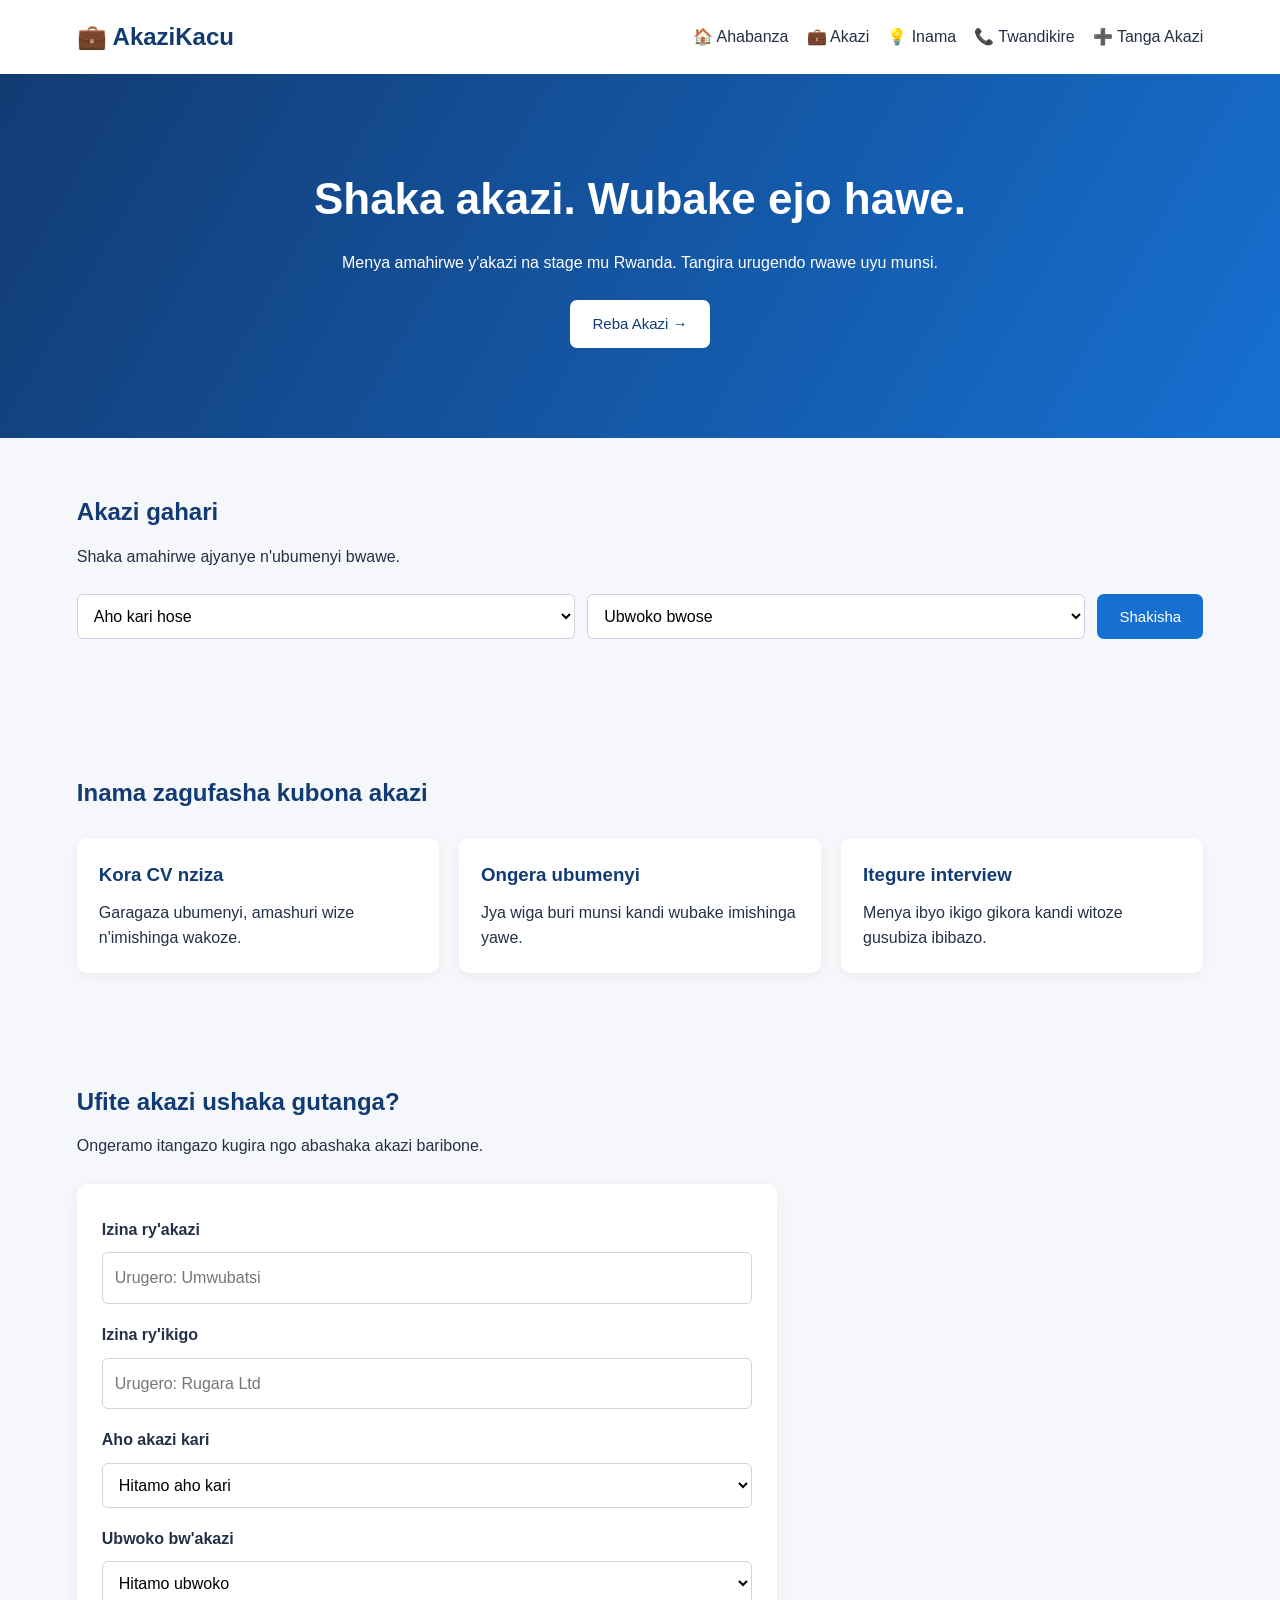
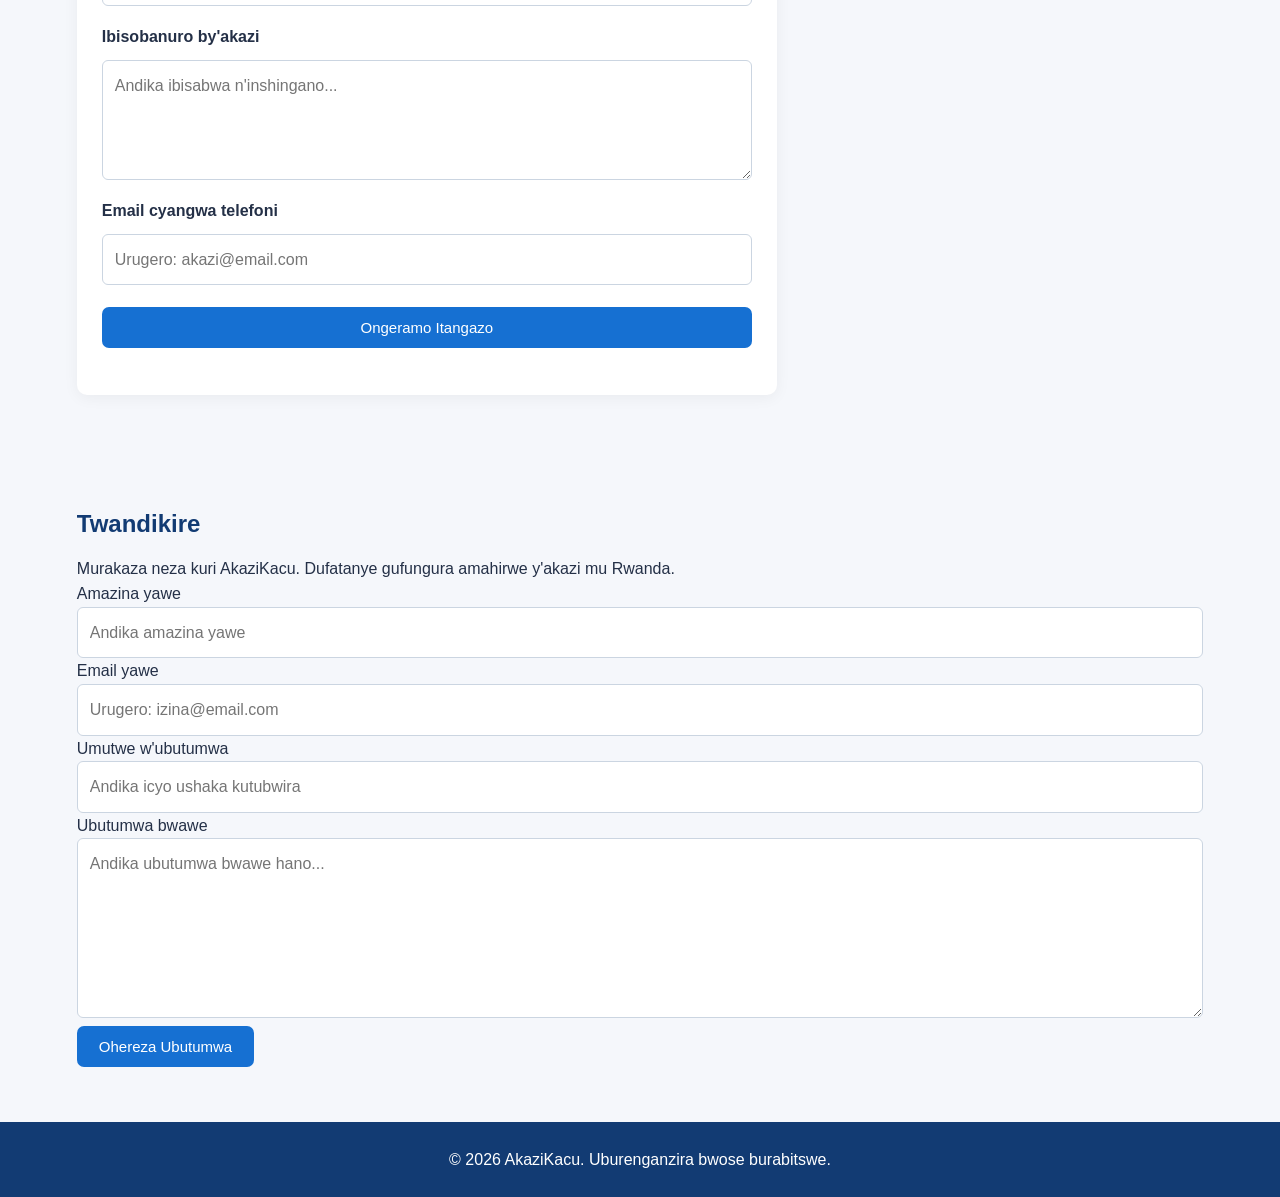
<file: index.html>
<!DOCTYPE html>
<html lang="rw">
<head>
  <meta charset="UTF-8">
  <meta name="viewport" content="width=device-width, initial-scale=1.0">
  <title>AkaziKacu - Shaka Akazi</title>
  <link rel="stylesheet" href="./css/style.css">
  
</head>
<body>
  <header>
    <nav class="navbar">
      <a href="#home" class="logo">💼 AkaziKacu</a>
      <div class="nav-links">
        <a href="#home">🏠 Ahabanza</a>
        <a href="#jobs">💼 Akazi</a>
        <a href="#tips">💡 Inama</a>
        <a href="#contact">📞 Twandikire</a>
        <a href="#post-job">➕ Tanga Akazi</a>
      </div>
    </nav>
  </header>

  <main>
    <section id="home" class="hero">
      <h1>Shaka akazi. Wubake ejo hawe.</h1>
      <p>Menya amahirwe y'akazi na stage mu Rwanda.
        Tangira urugendo rwawe uyu munsi.</p>
      <a href="#jobs" class="btn">Reba Akazi →</a>
    </section>

    <section id="jobs" class="section">
      <h2>Akazi gahari</h2>
      <p>Shaka amahirwe ajyanye n'ubumenyi bwawe.</p>

      <div class="search-form">
        <select id="searchLocation">
          <option value="">Aho kari hose</option>
          <option value="Kigali">Kigali</option>
          <option value="Huye">Huye</option>
          <option value="Musanze">Musanze</option>
          <option value="Rubavu">Rubavu</option>
          <option value="Gukorera kuri internet">Gukorera kuri internet</option>
        </select>

        <select id="searchType">
          <option value="">Ubwoko bwose</option>
          <option value="Full-time">Full-time</option>
          <option value="Part-time">Part-time</option>
          <option value="Internship">Internship</option>
          <option value="Temporary">Temporary</option>
        </select>

        <button type="button" id="searchButton" class="btn">
          Shakisha
        </button>
      </div>

      <p id="searchMessage" role="status"></p>
      <div id="jobsList" class="jobs-grid"></div>
    </section>

    <section id="tips" class="section">
      <h2>Inama zagufasha kubona akazi</h2>
      <div class="tips-grid">
        <article class="tip-card">
          <h3>Kora CV nziza</h3>
          <p>Garagaza ubumenyi, amashuri wize n'imishinga wakoze.</p>
        </article>
        <article class="tip-card">
          <h3>Ongera ubumenyi</h3>
          <p>Jya wiga buri munsi kandi wubake imishinga yawe.</p>
        </article>
        <article class="tip-card">
          <h3>Itegure interview</h3>
          <p>Menya ibyo ikigo gikora kandi witoze gusubiza ibibazo.</p>
        </article>
      </div>
    </section>

    <section id="post-job" class="section">
      <h2>Ufite akazi ushaka gutanga?</h2>
      <p>Ongeramo itangazo kugira ngo abashaka akazi baribone.</p>

      <form id="jobForm" class="job-form">
        <label for="jobTitle">Izina ry'akazi</label>
        <input id="jobTitle" name="title" type="text"
          placeholder="Urugero: Umwubatsi" required>

        <label for="company">Izina ry'ikigo</label>
        <input id="company" name="company" type="text"
          placeholder="Urugero: Rugara Ltd" required>

        <label for="jobLocation">Aho akazi kari</label>
        <select id="jobLocation" name="location" required>
          <option value="">Hitamo aho kari</option>
          <option value="Kigali">Kigali</option>
          <option value="Huye">Huye</option>
          <option value="Musanze">Musanze</option>
          <option value="Rubavu">Rubavu</option>
          <option value="Gukorera kuri internet">Gukorera kuri internet</option>
        </select>

        <label for="jobType">Ubwoko bw'akazi</label>
        <select id="jobType" name="type" required>
          <option value="">Hitamo ubwoko</option>
          <option value="Full-time">Full-time</option>
          <option value="Part-time">Part-time</option>
          <option value="Internship">Internship</option>
          <option value="Temporary">Temporary</option>
        </select>

        <label for="jobDescription">Ibisobanuro by'akazi</label>
        <textarea id="jobDescription" name="description"
          placeholder="Andika ibisabwa n'inshingano..." required></textarea>

        <label for="contact">Email cyangwa telefoni</label>
        <input id="contact" name="contact" type="text"
          placeholder="Urugero: akazi@email.com" required>

        <button type="submit" class="btn">Ongeramo Itangazo</button>
        <p id="formMessage" role="status" aria-live="polite"></p>
      </form>
    </section>

<section id="contact" class="section contact-section">
  <h2>Twandikire</h2>
  <p>
    Murakaza neza kuri AkaziKacu. Dufatanye gufungura
    amahirwe y'akazi mu Rwanda.
  </p>

  <form id="contactForm" class="contact-form">
    <label for="contactName">Amazina yawe</label>
    <input
      type="text"
      id="contactName"
      name="name"
      placeholder="Andika amazina yawe"
      required
    >

    <label for="contactEmail">Email yawe</label>
    <input
      type="email"
      id="contactEmail"
      name="email"
      placeholder="Urugero: izina@email.com"
      required
    >

    <label for="contactSubject">Umutwe w'ubutumwa</label>
    <input
      type="text"
      id="contactSubject"
      name="subject"
      placeholder="Andika icyo ushaka kutubwira"
      required
    >

    <label for="contactMessage">Ubutumwa bwawe</label>
    <textarea
      id="contactMessage"
      name="message"
      rows="6"
      placeholder="Andika ubutumwa bwawe hano..."
      required
    ></textarea>

    <button type="submit" class="btn">
      Ohereza Ubutumwa
    </button>

    <p id="contactFeedback" role="status" aria-live="polite"></p>
  </form>
</section>


 
  </main>

  <footer>
    <p>&copy; 2026 AkaziKacu. Uburenganzira bwose burabitswe.</p>
  </footer>
  <script src="./JS/script.js" defer></script>
</body>
</html>
</file>
<file: css/style.css>
* {
  box-sizing: border-box;
  margin: 0;
  padding: 0;
}

html {
  scroll-behavior: smooth;
}

body {
  font-family: Arial, sans-serif;
  background: #f5f7fb;
  color: #243047;
  line-height: 1.6;
}

.navbar {
  background: #fff;
  padding: 18px 6%;
  display: flex;
  justify-content: space-between;
  align-items: center;
  gap: 20px;
  flex-wrap: wrap;
  box-shadow: 0 2px 8px #0000000d;
}

.logo {
  font-size: 24px;
  font-weight: bold;
  color: #123b73;
  text-decoration: none;
}

.nav-links {
  display: flex;
  gap: 18px;
  flex-wrap: wrap;
}

.nav-links a {
  text-decoration: none;
  color: #243047;
}

.nav-links a:hover {
  color: #1670d2;
}

.hero {
  text-align: center;
  padding: 90px 20px;
  color: white;
  background: linear-gradient(120deg, #123b73, #1670d2);
}

.hero h1 {
  font-size: clamp(28px, 5vw, 44px);
  margin-bottom: 15px;
}

.hero p {
  margin-bottom: 25px;
}

.btn {
  display: inline-block;
  background: #1670d2;
  color: white;
  border: none;
  border-radius: 7px;
  padding: 12px 22px;
  font-size: 15px;
  cursor: pointer;
  text-decoration: none;
}

.hero .btn {
  background: white;
  color: #123b73;
}

.btn:hover {
  opacity: 0.88;
}

.section {
  padding: 55px 6%;
}

.section h2 {
  color: #123b73;
  margin-bottom: 12px;
}

.search-form {
  display: flex;
  gap: 12px;
  margin: 25px 0;
  flex-wrap: wrap;
}

input,
select,
textarea {
  width: 100%;
  padding: 12px;
  border: 1px solid #cbd5e1;
  border-radius: 6px;
  background: white;
  font: inherit;
}

.search-form select {
  flex: 1;
  min-width: 180px;
}

.job-form {
  background: white;
  max-width: 700px;
  padding: 25px;
  margin-top: 25px;
  border-radius: 10px;
  box-shadow: 0 3px 15px #0000000d;
  display: grid;
  gap: 10px;
}

.job-form label {
  font-weight: bold;
  margin-top: 8px;
}

textarea {
  min-height: 120px;
  resize: vertical;
}

.job-form .btn {
  margin-top: 12px;
}

.tips-grid,
.jobs-grid {
  display: grid;
  grid-template-columns: repeat(auto-fit, minmax(230px, 1fr));
  gap: 20px;
  margin-top: 25px;
}

.tip-card,
.job-card {
  background: white;
  border-radius: 10px;
  padding: 22px;
  box-shadow: 0 3px 12px #0000000d;
  overflow-wrap: anywhere;
}

.tip-card h3,
.job-card h3 {
  color: #123b73;
  margin-bottom: 10px;
}

.job-card p {
  margin: 8px 0;
}

#formMessage,
#searchMessage {
  margin-top: 12px;
  font-weight: bold;
}

.success {
  color: #16803c;
}

.error {
  color: #c62828;
}

footer {
  text-align: center;
  padding: 25px;
  background: #123b73;
  color: white;
}

@media (max-width: 600px) {
  .navbar {
    align-items: flex-start;
  }

  .nav-links {
    flex-direction: column;
    gap: 8px;
  }

  .hero {
    padding: 60px 18px;
  }

  .section {
    padding: 35px 5%;
  }

  .search-form {
    flex-direction: column;
  }

  .job-form {
    padding: 18px;
  }
}
</file>
